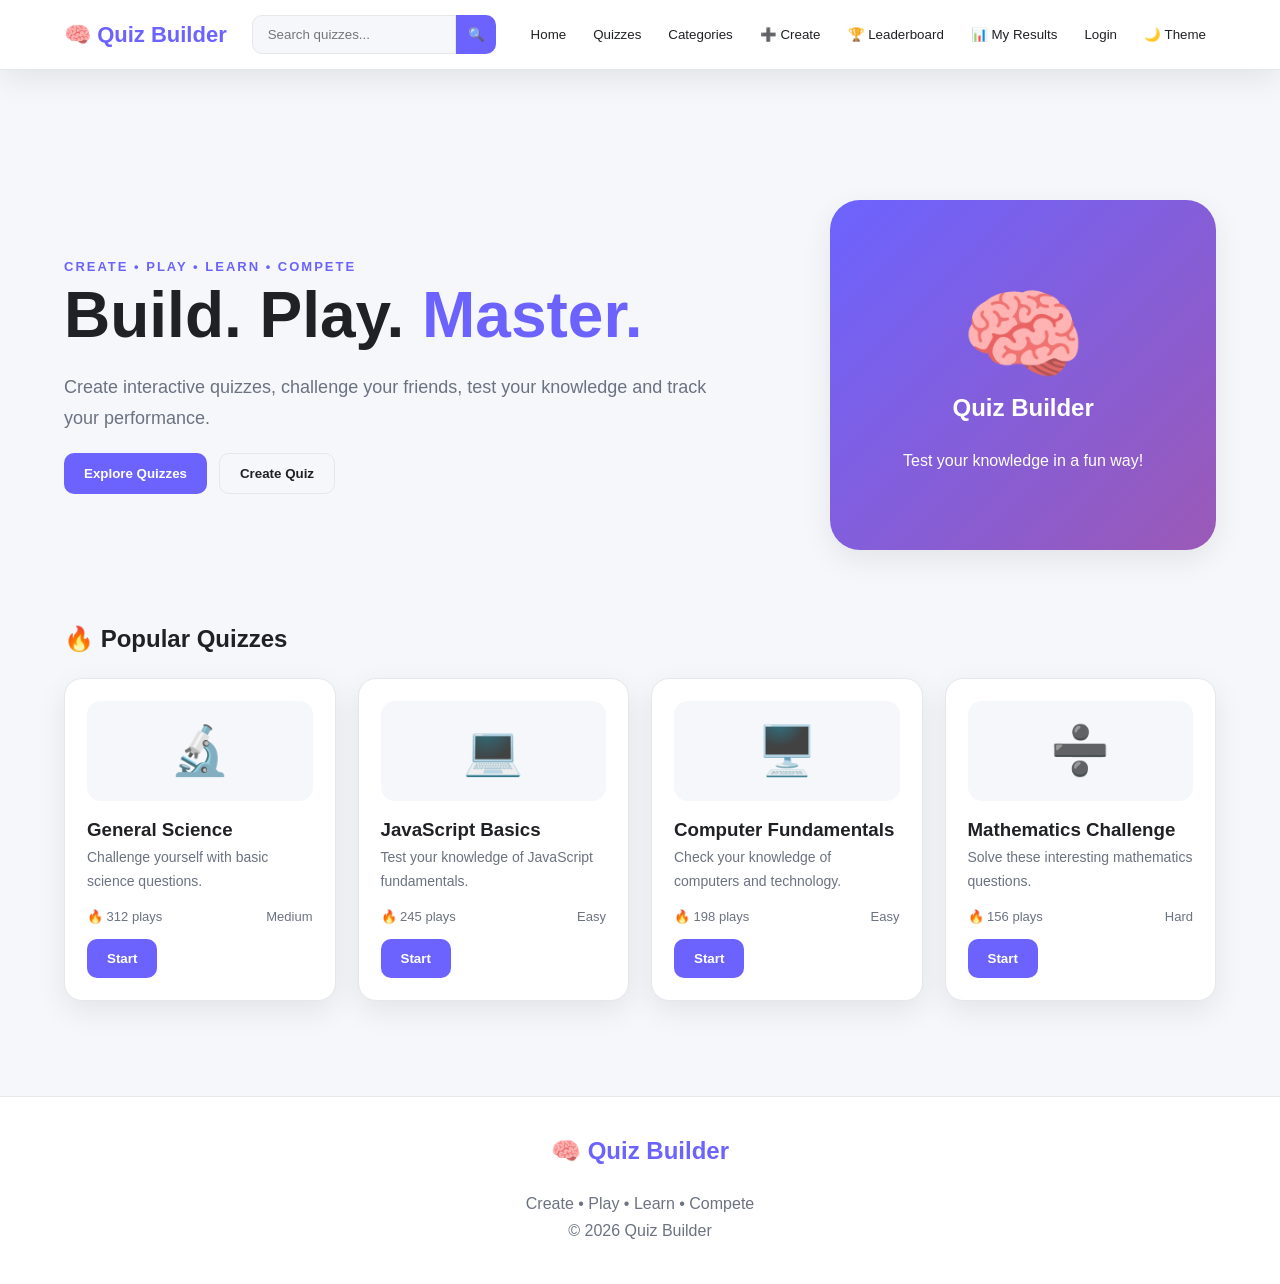
<file: index.html>
<!DOCTYPE html>
<html lang="en">
<head>
    <meta charset="UTF-8">
    <meta name="viewport" content="width=device-width, initial-scale=1.0">
    <title>QuizBuilder</title>
</head>
<body>

    <script>
        window.location.href = "user.html";
    </script>

</body>
</html>
</file>
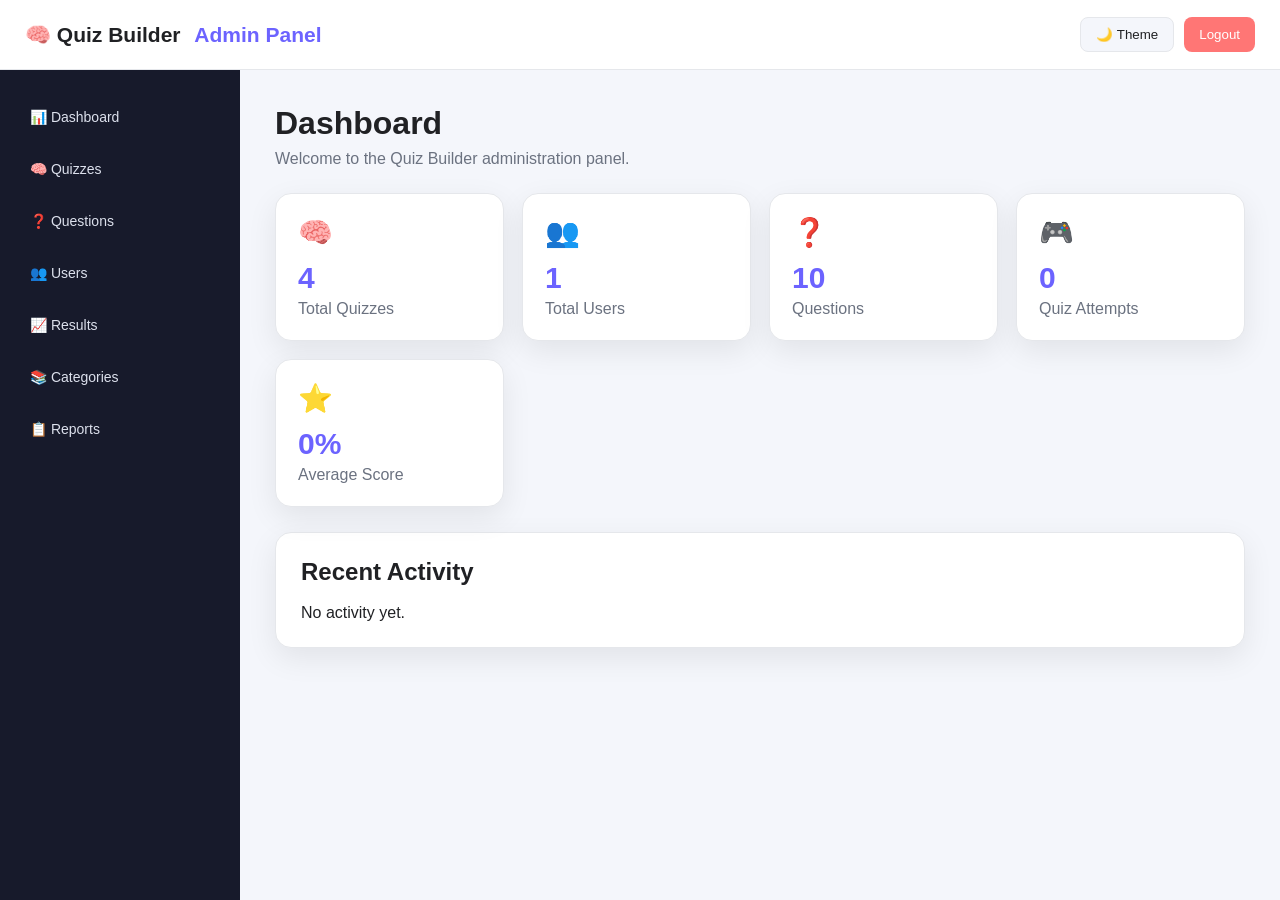
<file: admin.html>
<!DOCTYPE html>
<html lang="en">

<head>

    <meta charset="UTF-8">

    <meta
        name="viewport"
        content="width=device-width, initial-scale=1.0">

    <title>Quiz Builder | Admin</title>

    <link rel="stylesheet" href="admin.css">

</head>

<body>

<header class="admin-header">

    <div class="admin-logo">
        🧠 Quiz Builder
        <span>Admin Panel</span>
    </div>

    <div class="header-actions">

        <button onclick="toggleAdminTheme()">
            🌙 Theme
        </button>

        <button onclick="logoutAdmin()">
            Logout
        </button>

    </div>

</header>


<div class="layout">

    <aside class="sidebar">

        <button onclick="showAdminSection('dashboard')">
            📊 Dashboard
        </button>

        <button onclick="showAdminSection('quizzes')">
            🧠 Quizzes
        </button>

        <button onclick="showAdminSection('questions')">
            ❓ Questions
        </button>

        <button onclick="showAdminSection('users')">
            👥 Users
        </button>

        <button onclick="showAdminSection('results')">
            📈 Results
        </button>

        <button onclick="showAdminSection('categories')">
            📚 Categories
        </button>

        <button onclick="showAdminSection('reports')">
            📋 Reports
        </button>

    </aside>


    <main>

        <!-- DASHBOARD -->

        <section id="dashboard" class="admin-section active">

            <h1>Dashboard</h1>

            <p class="subtitle">
                Welcome to the Quiz Builder administration panel.
            </p>

            <div class="stats">

                <div class="stat-card">
                    <span>🧠</span>
                    <b id="quizCount">0</b>
                    <p>Total Quizzes</p>
                </div>

                <div class="stat-card">
                    <span>👥</span>
                    <b id="userCount">0</b>
                    <p>Total Users</p>
                </div>

                <div class="stat-card">
                    <span>❓</span>
                    <b id="questionCount">0</b>
                    <p>Questions</p>
                </div>

                <div class="stat-card">
                    <span>🎮</span>
                    <b id="playCount">0</b>
                    <p>Quiz Attempts</p>
                </div>

                <div class="stat-card">
                    <span>⭐</span>
                    <b id="averageScore">0%</b>
                    <p>Average Score</p>
                </div>

            </div>


            <div class="panel">

                <h2>Recent Activity</h2>

                <div id="recentActivity"></div>

            </div>

        </section>


        <!-- QUIZZES -->

        <section id="quizzes" class="admin-section">

            <div class="section-title">

                <div>
                    <h1>Quiz Management</h1>
                    <p>Manage all quizzes.</p>
                </div>

                <button
                    class="primary"
                    onclick="openQuizModal()">
                    + Add Quiz
                </button>

            </div>

            <div class="panel">

                <div class="search-admin">

                    <input
                        id="adminQuizSearch"
                        placeholder="Search quizzes..."
                        oninput="renderAdminQuizzes()">

                </div>

                <div id="quizTable"></div>

            </div>

        </section>


        <!-- QUESTIONS -->

        <section id="questions" class="admin-section">

            <h1>Question Management</h1>

            <div class="panel">

                <div id="questionTable"></div>

            </div>

        </section>


        <!-- USERS -->

        <section id="users" class="admin-section">

            <h1>User Management</h1>

            <div class="panel">

                <div id="usersTable"></div>

            </div>

        </section>


        <!-- RESULTS -->

        <section id="results" class="admin-section">

            <h1>Quiz Results</h1>

            <div class="panel">

                <div id="resultsTable"></div>

            </div>

        </section>


        <!-- CATEGORIES -->

        <section id="categories" class="admin-section">

            <h1>Category Management</h1>

            <div class="panel">

                <div class="add-row">

                    <input
                        id="newCategory"
                        placeholder="Enter category">

                    <button
                        class="primary"
                        onclick="addCategory()">
                        Add Category
                    </button>

                </div>

                <div id="categoryList"></div>

            </div>

        </section>


        <!-- REPORTS -->

        <section id="reports" class="admin-section">

            <h1>📋 Quiz Reports</h1>

            <div class="report-grid">

                <div class="report-card">

                    <h3>Most Popular Quiz</h3>

                    <b id="popularQuiz">-</b>

                </div>

                <div class="report-card">

                    <h3>Highest Score</h3>

                    <b id="highestScore">0%</b>

                </div>

                <div class="report-card">

                    <h3>Total Attempts</h3>

                    <b id="totalAttempts">0</b>

                </div>

            </div>

            <div class="panel">

                <h2>Performance Overview</h2>

                <div id="performanceBars"></div>

            </div>

        </section>

    </main>

</div>


<!-- QUIZ MODAL -->

<div id="quizModal" class="modal">

    <div class="modal-content">

        <button
            class="close"
            onclick="closeQuizModal()">
            ×
        </button>

        <h2 id="modalTitle">Add Quiz</h2>

        <input
            id="adminQuizTitle"
            placeholder="Quiz title">

        <textarea
            id="adminQuizDescription"
            placeholder="Quiz description">
        </textarea>

        <select id="adminQuizCategory">
            <option>Programming</option>
            <option>Science</option>
            <option>Mathematics</option>
            <option>Technology</option>
            <option>General Knowledge</option>
            <option>History</option>
        </select>

        <select id="adminQuizDifficulty">
            <option>Easy</option>
            <option>Medium</option>
            <option>Hard</option>
        </select>

        <input
            id="adminQuizTime"
            type="number"
            value="60"
            placeholder="Time">

        <button
            class="primary"
            onclick="saveAdminQuiz()">
            Save Quiz
        </button>

        <p id="modalMessage"></p>

    </div>

</div>


<script src="admin.js"></script>

</body>
</html>
</file>
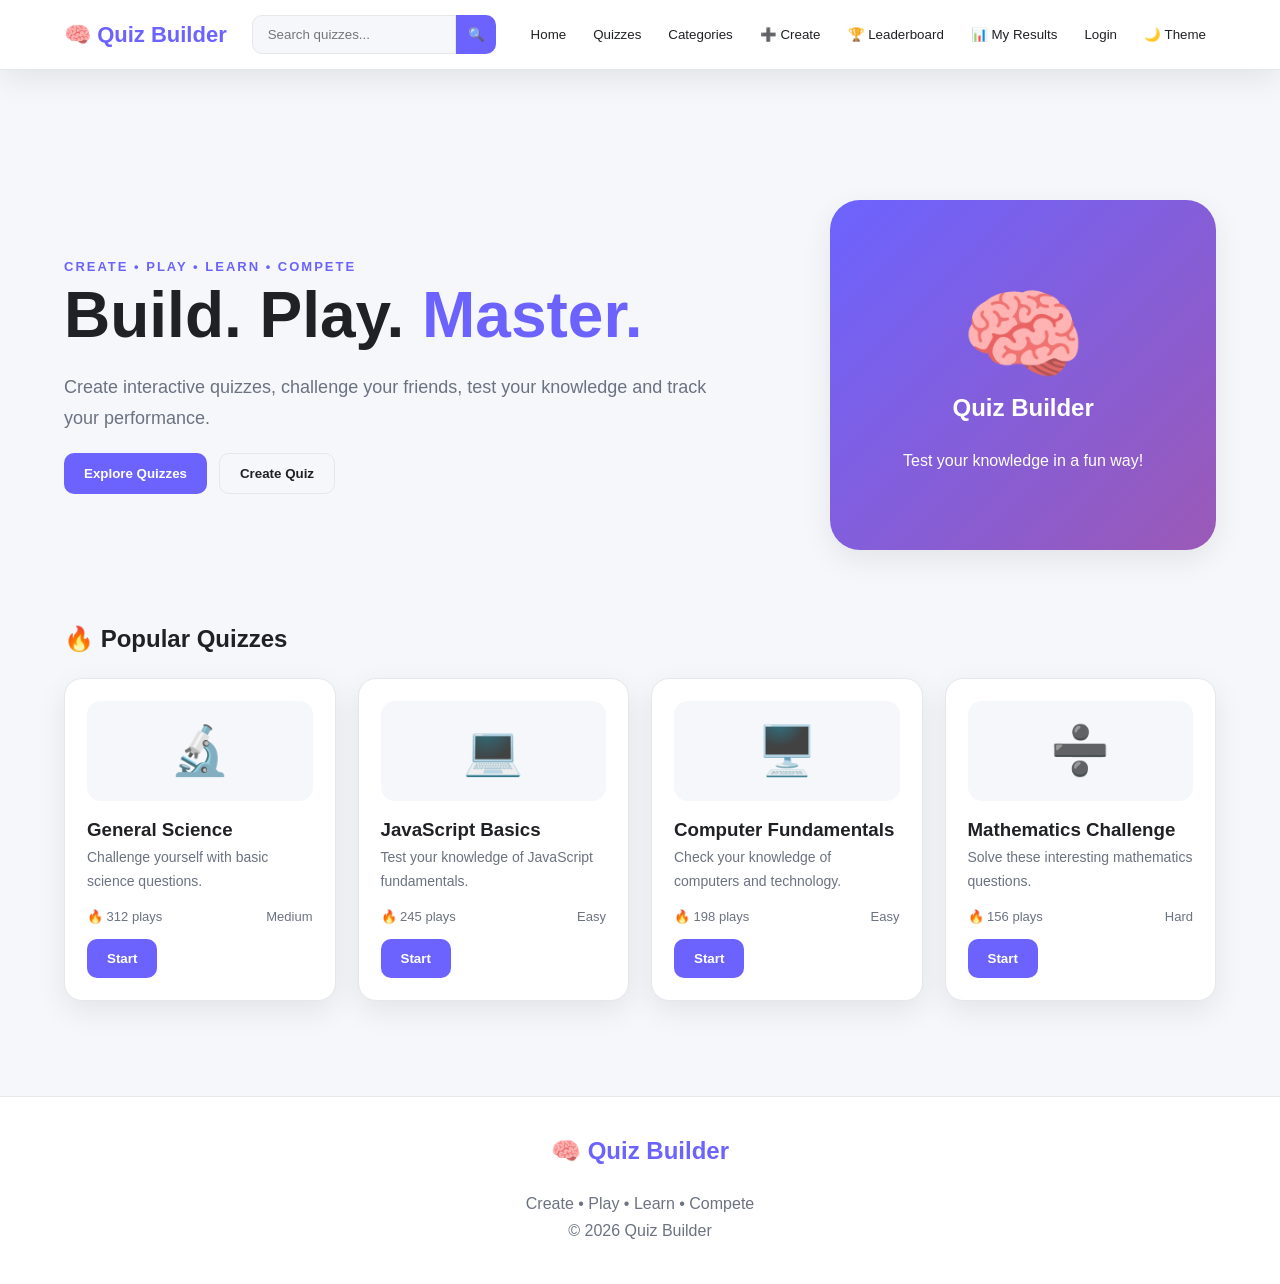
<file: user.html>
<!DOCTYPE html>
<html lang="en">
<head>
    <meta charset="UTF-8">
    <meta name="viewport" content="width=device-width, initial-scale=1.0">
    <title>Quiz Builder | User</title>
    <link rel="stylesheet" href="user.css">
</head>

<body>

<header class="header">
    <div class="logo">
        🧠 <span>Quiz Builder</span>
    </div>

    <div class="search-box">
        <input id="searchInput" type="text" placeholder="Search quizzes...">
        <button onclick="searchQuizzes()">🔍</button>
    </div>

    <button class="menu-btn" onclick="toggleMenu()">☰</button>

    <nav id="navigation">
        <button onclick="showSection('home')">Home</button>
        <button onclick="showSection('quizzes')">Quizzes</button>
        <button onclick="showSection('categories')">Categories</button>
        <button onclick="showSection('create')">➕ Create</button>
        <button onclick="showSection('leaderboard')">🏆 Leaderboard</button>
        <button onclick="showSection('results')">📊 My Results</button>
        <button onclick="showSection('login')">Login</button>
        <button onclick="toggleTheme()">🌙 Theme</button>
    </nav>
</header>

<main>

<!-- HOME -->
<section id="home" class="section active">

    <div class="hero">
        <div class="hero-content">
            <p class="eyebrow">CREATE • PLAY • LEARN • COMPETE</p>

            <h1>Build. Play. <span>Master.</span></h1>

            <p>
                Create interactive quizzes, challenge your friends,
                test your knowledge and track your performance.
            </p>

            <div class="hero-buttons">
                <button class="primary" onclick="showSection('quizzes')">
                    Explore Quizzes
                </button>

                <button class="secondary" onclick="showSection('create')">
                    Create Quiz
                </button>
            </div>
        </div>

        <div class="hero-card">
            <div class="brain">🧠</div>
            <h2>Quiz Builder</h2>
            <p>Test your knowledge in a fun way!</p>
        </div>
    </div>

    <h2>🔥 Popular Quizzes</h2>
    <div id="popularQuizzes" class="quiz-grid"></div>

</section>


<!-- QUIZZES -->
<section id="quizzes" class="section">

    <div class="section-heading">
        <div>
            <p class="eyebrow">EXPLORE</p>
            <h2>Available Quizzes</h2>
        </div>

        <select id="difficultyFilter" onchange="filterQuizzes()">
            <option value="All">All Difficulty</option>
            <option value="Easy">Easy</option>
            <option value="Medium">Medium</option>
            <option value="Hard">Hard</option>
        </select>
    </div>

    <div class="filter-row">
        <button onclick="filterCategory('All')">All</button>
        <button onclick="filterCategory('Programming')">Programming</button>
        <button onclick="filterCategory('Science')">Science</button>
        <button onclick="filterCategory('General Knowledge')">General Knowledge</button>
        <button onclick="filterCategory('Mathematics')">Mathematics</button>
        <button onclick="filterCategory('Technology')">Technology</button>
    </div>

    <div id="quizContainer" class="quiz-grid"></div>

</section>


<!-- CATEGORIES -->
<section id="categories" class="section">

    <h2>📚 Quiz Categories</h2>

    <div class="category-grid">

        <button onclick="filterCategory('Programming')">
            💻 <span>Programming</span>
        </button>

        <button onclick="filterCategory('Science')">
            🔬 <span>Science</span>
        </button>

        <button onclick="filterCategory('Mathematics')">
            ➗ <span>Mathematics</span>
        </button>

        <button onclick="filterCategory('Technology')">
            🤖 <span>Technology</span>
        </button>

        <button onclick="filterCategory('General Knowledge')">
            🌎 <span>General Knowledge</span>
        </button>

        <button onclick="filterCategory('History')">
            🏛️ <span>History</span>
        </button>

    </div>

</section>


<!-- QUIZ DETAILS -->
<section id="quizDetails" class="section">

    <div id="quizDetailContainer"></div>

</section>


<!-- PLAY QUIZ -->
<section id="playQuiz" class="section">

    <div class="quiz-player">

        <div class="quiz-top">

            <div>
                <span id="playQuizTitle">Quiz</span>
            </div>

            <div class="timer">
                ⏱️ <span id="timer">60</span>s
            </div>

        </div>

        <div class="progress-container">
            <div id="progressBar"></div>
        </div>

        <div class="question-number">
            Question <span id="questionNumber">1</span>
        </div>

        <h2 id="questionText">Question</h2>

        <div id="answerContainer"></div>

        <div class="quiz-navigation">

            <button class="secondary" onclick="previousQuestion()">
                ← Previous
            </button>

            <button class="primary" id="nextButton" onclick="nextQuestion()">
                Next →
            </button>

        </div>

    </div>

</section>


<!-- RESULT -->
<section id="quizResult" class="section">

    <div class="result-card">

        <div class="result-icon">🎉</div>

        <h1>Quiz Completed!</h1>

        <p id="resultMessage"></p>

        <div class="score-circle">
            <span id="finalScore">0%</span>
        </div>

        <div class="result-stats">

            <div>
                <b id="correctAnswers">0</b>
                <span>Correct</span>
            </div>

            <div>
                <b id="wrongAnswers">0</b>
                <span>Wrong</span>
            </div>

            <div>
                <b id="totalQuestions">0</b>
                <span>Total</span>
            </div>

        </div>

        <button class="primary" onclick="showSection('quizzes')">
            Try Another Quiz
        </button>

    </div>

</section>


<!-- CREATE QUIZ -->
<section id="create" class="section">

    <div class="form-box">

        <p class="eyebrow">QUIZ BUILDER</p>

        <h2>➕ Create Your Quiz</h2>

        <input id="quizTitle" placeholder="Quiz title">

        <textarea
            id="quizDescription"
            placeholder="Quiz description">
        </textarea>

        <select id="quizCategory">
            <option>Programming</option>
            <option>Science</option>
            <option>Mathematics</option>
            <option>Technology</option>
            <option>General Knowledge</option>
            <option>History</option>
        </select>

        <select id="quizDifficulty">
            <option>Easy</option>
            <option>Medium</option>
            <option>Hard</option>
        </select>

        <input
            id="quizTime"
            type="number"
            placeholder="Time per quiz in seconds"
            value="60">

        <label class="check-label">
            <input id="randomizeQuestions" type="checkbox">
            Randomize questions
        </label>

        <h3>Questions</h3>

        <div id="questionBuilder"></div>

        <button class="secondary" onclick="addQuestionField()">
            + Add Question
        </button>

        <button class="primary" onclick="createQuiz()">
            Create Quiz
        </button>

        <p id="createMessage"></p>

    </div>

</section>


<!-- LEADERBOARD -->
<section id="leaderboard" class="section">

    <h2>🏆 Global Leaderboard</h2>

    <div class="leaderboard-card">

        <table>

            <thead>
                <tr>
                    <th>Rank</th>
                    <th>User</th>
                    <th>Quiz</th>
                    <th>Score</th>
                    <th>Date</th>
                </tr>
            </thead>

            <tbody id="leaderboardBody"></tbody>

        </table>

    </div>

</section>


<!-- RESULTS -->
<section id="results" class="section">

    <h2>📊 My Results</h2>

    <div id="myResults" class="results-grid"></div>

</section>


<!-- LOGIN -->
<section id="login" class="section">

    <div class="form-box small">

        <h2>👤 User Login</h2>

        <input id="loginEmail" type="email" placeholder="Email">

        <input id="loginPassword" type="password" placeholder="Password">

        <button class="primary" onclick="loginUser()">
            Login
        </button>

        <p id="loginMessage"></p>

        <p class="demo">
            Demo: user@gmail.com / 123456
        </p>

        <p>
            Don't have an account?
            <a href="#" onclick="showSection('register')">
                Register
            </a>
        </p>

    </div>

</section>


<!-- REGISTER -->
<section id="register" class="section">

    <div class="form-box small">

        <h2>📝 Create Account</h2>

        <input id="registerName" placeholder="Full name">

        <input id="registerEmail" type="email" placeholder="Email">

        <input
            id="registerPassword"
            type="password"
            placeholder="Password">

        <input
            id="confirmPassword"
            type="password"
            placeholder="Confirm password">

        <button class="primary" onclick="registerUser()">
            Register
        </button>

        <p id="registerMessage"></p>

    </div>

</section>

</main>


<footer>

    <h2>🧠 Quiz Builder</h2>

    <p>Create • Play • Learn • Compete</p>

    <p>© 2026 Quiz Builder</p>

</footer>


<script src="user.js"></script>

</body>
</html>
</file>
<file: admin.css>
* {
    box-sizing: border-box;
    margin: 0;
    padding: 0;
}

:root {
    --primary: #6c63ff;
    --secondary: #00b894;
    --danger: #ff7675;
    --bg: #f4f6fb;
    --card: #ffffff;
    --text: #202124;
    --muted: #6b7280;
    --border: #e5e7eb;
    --sidebar: #171a2b;
    --shadow: 0 10px 30px rgba(0,0,0,.08);
}

body.dark {
    --bg: #0e1118;
    --card: #181c27;
    --text: #f5f7ff;
    --muted: #a8afbf;
    --border: #303646;
    --sidebar: #0a0c12;
    --shadow: 0 10px 30px rgba(0,0,0,.3);
}

body {
    font-family: "Segoe UI", Arial, sans-serif;
    background: var(--bg);
    color: var(--text);
    transition: .3s;
}

/* HEADER */

.admin-header {
    height: 70px;
    display: flex;
    align-items: center;
    justify-content: space-between;
    padding: 0 25px;
    background: var(--card);
    border-bottom: 1px solid var(--border);
    position: sticky;
    top: 0;
    z-index: 100;
}

.admin-logo {
    font-size: 21px;
    font-weight: 800;
}

.admin-logo span {
    color: var(--primary);
    margin-left: 8px;
}

.header-actions {
    display: flex;
    gap: 10px;
}

.header-actions button {
    padding: 9px 15px;
    border: 1px solid var(--border);
    background: var(--bg);
    color: var(--text);
    border-radius: 8px;
    cursor: pointer;
}

.header-actions button:last-child {
    background: var(--danger);
    color: white;
    border: none;
}

/* LAYOUT */

.layout {
    display: grid;
    grid-template-columns: 240px 1fr;
    min-height: calc(100vh - 70px);
}

/* SIDEBAR */

.sidebar {
    background: var(--sidebar);
    padding: 25px 15px;
}

.sidebar button {
    width: 100%;
    padding: 14px 15px;
    margin-bottom: 8px;
    border: none;
    border-radius: 9px;
    text-align: left;
    background: transparent;
    color: #dce0ec;
    cursor: pointer;
    font-size: 14px;
}

.sidebar button:hover {
    background: var(--primary);
    color: white;
}

/* MAIN */

main {
    padding: 35px;
    max-width: 1500px;
    width: 100%;
}

.admin-section {
    display: none;
    animation: fade .3s ease;
}

.admin-section.active {
    display: block;
}

@keyframes fade {
    from {
        opacity: 0;
        transform: translateY(10px);
    }

    to {
        opacity: 1;
        transform: translateY(0);
    }
}

h1 {
    font-size: 32px;
    margin-bottom: 8px;
}

h2 {
    margin-bottom: 18px;
}

.subtitle,
.section-title p {
    color: var(--muted);
    margin-bottom: 25px;
}

/* STATS */

.stats {
    display: grid;
    grid-template-columns: repeat(auto-fit, minmax(180px, 1fr));
    gap: 18px;
    margin: 25px 0;
}

.stat-card {
    background: var(--card);
    border: 1px solid var(--border);
    border-radius: 16px;
    padding: 22px;
    box-shadow: var(--shadow);
}

.stat-card span {
    font-size: 28px;
    display: block;
    margin-bottom: 12px;
}

.stat-card b {
    display: block;
    font-size: 30px;
    color: var(--primary);
}

.stat-card p {
    color: var(--muted);
    margin-top: 5px;
}

/* PANEL */

.panel {
    background: var(--card);
    border: 1px solid var(--border);
    border-radius: 16px;
    padding: 25px;
    box-shadow: var(--shadow);
    margin-top: 20px;
}

/* SECTION TITLE */

.section-title {
    display: flex;
    align-items: center;
    justify-content: space-between;
}

/* BUTTON */

.primary,
.secondary,
.danger {
    padding: 10px 16px;
    border-radius: 8px;
    border: none;
    cursor: pointer;
    font-weight: 700;
}

.primary {
    background: var(--primary);
    color: white;
}

.secondary {
    background: var(--bg);
    color: var(--text);
    border: 1px solid var(--border);
}

.danger {
    background: var(--danger);
    color: white;
}

/* SEARCH */

.search-admin input {
    width: 100%;
    padding: 13px;
    border-radius: 9px;
    border: 1px solid var(--border);
    background: var(--bg);
    color: var(--text);
    margin-bottom: 20px;
}

/* TABLE */

.table-wrapper {
    overflow-x: auto;
}

table {
    width: 100%;
    border-collapse: collapse;
}

th,
td {
    padding: 14px;
    border-bottom: 1px solid var(--border);
    text-align: left;
}

th {
    color: var(--primary);
    font-size: 14px;
}

td {
    color: var(--text);
}

.action-buttons {
    display: flex;
    gap: 7px;
}

/* CATEGORY */

.add-row {
    display: flex;
    gap: 10px;
    margin-bottom: 20px;
}

.add-row input {
    flex: 1;
    padding: 12px;
    border-radius: 8px;
    border: 1px solid var(--border);
    background: var(--bg);
    color: var(--text);
}

.category-admin {
    display: flex;
    justify-content: space-between;
    padding: 15px;
    border-bottom: 1px solid var(--border);
}

/* REPORTS */

.report-grid {
    display: grid;
    grid-template-columns: repeat(3,1fr);
    gap: 20px;
}

.report-card {
    background: var(--card);
    border: 1px solid var(--border);
    padding: 25px;
    border-radius: 15px;
    box-shadow: var(--shadow);
}

.report-card h3 {
    color: var(--muted);
    margin-bottom: 15px;
}

.report-card b {
    font-size: 28px;
    color: var(--primary);
}

/* BARS */

.performance-row {
    margin: 20px 0;
}

.performance-label {
    display: flex;
    justify-content: space-between;
    margin-bottom: 7px;
}

.bar-background {
    height: 12px;
    background: var(--bg);
    border-radius: 20px;
    overflow: hidden;
}

.bar-fill {
    height: 100%;
    background: var(--primary);
    border-radius: 20px;
}

/* MODAL */

.modal {
    display: none;
    position: fixed;
    inset: 0;
    background: rgba(0,0,0,.65);
    align-items: center;
    justify-content: center;
    z-index: 1000;
    padding: 20px;
}

.modal.show {
    display: flex;
}

.modal-content {
    width: 100%;
    max-width: 550px;
    background: var(--card);
    padding: 30px;
    border-radius: 18px;
    position: relative;
    box-shadow: var(--shadow);
}

.modal-content input,
.modal-content textarea,
.modal-content select {
    width: 100%;
    padding: 13px;
    margin: 7px 0;
    border-radius: 8px;
    border: 1px solid var(--border);
    background: var(--bg);
    color: var(--text);
}

.modal-content textarea {
    min-height: 100px;
}

.modal-content .primary {
    margin-top: 10px;
}

.close {
    position: absolute;
    right: 18px;
    top: 15px;
    border: none;
    background: transparent;
    color: var(--text);
    font-size: 28px;
    cursor: pointer;
}

/* ACTIVITY */

.activity {
    padding: 13px 0;
    border-bottom: 1px solid var(--border);
}

.activity span {
    color: var(--muted);
    font-size: 13px;
}

/* MOBILE */

@media(max-width:1000px) {

    .layout {
        grid-template-columns: 1fr;
    }

    .sidebar {
        display: flex;
        overflow-x: auto;
        gap: 5px;
    }

    .sidebar button {
        min-width: 150px;
    }

    .stats {
        grid-template-columns: repeat(2,1fr);
    }

    .report-grid {
        grid-template-columns: 1fr;
    }
}

@media(max-width:600px) {

    main {
        padding: 20px;
    }

    .admin-header {
        padding: 0 15px;
    }

    .admin-logo span {
        display: none;
    }

    .stats {
        grid-template-columns: 1fr;
    }

    .section-title {
        display: block;
    }

    .section-title button {
        margin-top: 10px;
    }

    .sidebar {
        padding: 10px;
    }
}
</file>
<file: user.css>
* {
    box-sizing: border-box;
    margin: 0;
    padding: 0;
}

:root {
    --primary: #6c63ff;
    --secondary: #00b894;
    --accent: #ff7675;
    --bg: #f5f7fb;
    --card: #ffffff;
    --text: #202124;
    --muted: #6b7280;
    --border: #e5e7eb;
    --shadow: 0 10px 30px rgba(0,0,0,0.08);
}

body.dark {
    --bg: #10131c;
    --card: #191d29;
    --text: #f5f7ff;
    --muted: #a5adbd;
    --border: #303747;
    --shadow: 0 10px 30px rgba(0,0,0,0.3);
}

body {
    font-family: "Segoe UI", Arial, sans-serif;
    background: var(--bg);
    color: var(--text);
    min-height: 100vh;
    transition: .3s;
}

/* HEADER */

.header {
    position: sticky;
    top: 0;
    z-index: 1000;

    display: flex;
    align-items: center;
    gap: 25px;

    padding: 15px 5%;

    background: var(--card);
    border-bottom: 1px solid var(--border);

    box-shadow: var(--shadow);
}

.logo {
    font-size: 22px;
    font-weight: 800;
    white-space: nowrap;
}

.logo span {
    color: var(--primary);
}

.search-box {
    display: flex;
    flex: 1;
    max-width: 420px;
}

.search-box input {
    width: 100%;
    padding: 11px 15px;
    border: 1px solid var(--border);
    border-radius: 10px 0 0 10px;
    outline: none;
    background: var(--bg);
    color: var(--text);
}

.search-box button {
    width: 48px;
    border: none;
    background: var(--primary);
    color: white;
    border-radius: 0 10px 10px 0;
    cursor: pointer;
}

#navigation {
    margin-left: auto;
    display: flex;
    gap: 7px;
    align-items: center;
}

#navigation button {
    border: none;
    background: transparent;
    color: var(--text);
    padding: 9px 10px;
    cursor: pointer;
    border-radius: 8px;
}

#navigation button:hover {
    background: var(--primary);
    color: white;
}

.menu-btn {
    display: none;
    border: none;
    background: var(--primary);
    color: white;
    padding: 10px 13px;
    border-radius: 8px;
    cursor: pointer;
}

/* SECTIONS */

main {
    width: 90%;
    max-width: 1250px;
    margin: auto;
}

.section {
    display: none;
    padding: 55px 0;
    min-height: 70vh;
    animation: fade .4s ease;
}

.section.active {
    display: block;
}

@keyframes fade {
    from {
        opacity: 0;
        transform: translateY(12px);
    }

    to {
        opacity: 1;
        transform: translateY(0);
    }
}

h1 {
    font-size: clamp(36px, 5vw, 64px);
}

h2 {
    margin-bottom: 25px;
}

h3 {
    margin: 20px 0 10px;
}

p {
    line-height: 1.7;
    color: var(--muted);
}

.eyebrow {
    color: var(--primary);
    font-weight: 800;
    letter-spacing: 2px;
    font-size: 13px;
}

/* HERO */

.hero {
    min-height: 500px;
    display: grid;
    grid-template-columns: 1.3fr .7fr;
    align-items: center;
    gap: 50px;
}

.hero h1 span {
    color: var(--primary);
}

.hero-content > p:not(.eyebrow) {
    max-width: 650px;
    margin: 20px 0;
    font-size: 18px;
}

.hero-buttons {
    display: flex;
    gap: 12px;
}

.hero-card {
    min-height: 350px;
    border-radius: 30px;
    background: linear-gradient(135deg, #6c63ff, #9b59b6);
    color: white;
    display: flex;
    flex-direction: column;
    justify-content: center;
    align-items: center;
    box-shadow: var(--shadow);
    text-align: center;
}

.hero-card p {
    color: white;
}

.brain {
    font-size: 100px;
    animation: float 3s infinite ease-in-out;
}

@keyframes float {
    50% {
        transform: translateY(-15px);
    }
}

/* BUTTONS */

.primary,
.secondary {
    border: none;
    padding: 12px 20px;
    border-radius: 10px;
    cursor: pointer;
    font-weight: 700;
    transition: .2s;
}

.primary {
    background: var(--primary);
    color: white;
}

.secondary {
    background: var(--bg);
    color: var(--text);
    border: 1px solid var(--border);
}

.primary:hover,
.secondary:hover {
    transform: translateY(-2px);
    opacity: .9;
}

/* QUIZ GRID */

.quiz-grid {
    display: grid;
    grid-template-columns: repeat(auto-fill, minmax(260px, 1fr));
    gap: 22px;
}

.quiz-card {
    background: var(--card);
    border: 1px solid var(--border);
    border-radius: 18px;
    padding: 22px;
    box-shadow: var(--shadow);
    transition: .25s;
}

.quiz-card:hover {
    transform: translateY(-6px);
}

.quiz-icon {
    height: 100px;
    display: flex;
    align-items: center;
    justify-content: center;
    font-size: 48px;
    border-radius: 14px;
    background: var(--bg);
    margin-bottom: 18px;
}

.quiz-card h3 {
    margin: 5px 0;
}

.quiz-card p {
    font-size: 14px;
    margin-bottom: 15px;
}

.quiz-meta {
    display: flex;
    justify-content: space-between;
    margin: 15px 0;
    font-size: 13px;
    color: var(--muted);
}

/* FILTER */

.section-heading {
    display: flex;
    justify-content: space-between;
    align-items: center;
}

.section-heading select,
.filter-row button {
    padding: 10px 15px;
    border: 1px solid var(--border);
    border-radius: 9px;
    background: var(--card);
    color: var(--text);
}

.filter-row {
    display: flex;
    gap: 10px;
    flex-wrap: wrap;
    margin-bottom: 25px;
}

.filter-row button {
    cursor: pointer;
}

.filter-row button:hover {
    background: var(--primary);
    color: white;
}

/* CATEGORIES */

.category-grid {
    display: grid;
    grid-template-columns: repeat(auto-fit, minmax(180px, 1fr));
    gap: 20px;
}

.category-grid button {
    padding: 30px 15px;
    border: 1px solid var(--border);
    border-radius: 18px;
    background: var(--card);
    color: var(--text);
    cursor: pointer;
    font-size: 28px;
    box-shadow: var(--shadow);
}

.category-grid span {
    display: block;
    font-size: 15px;
    margin-top: 10px;
}

.category-grid button:hover {
    transform: translateY(-5px);
    border-color: var(--primary);
}

/* FORM */

.form-box {
    background: var(--card);
    max-width: 800px;
    margin: auto;
    padding: 35px;
    border-radius: 20px;
    box-shadow: var(--shadow);
    border: 1px solid var(--border);
}

.form-box.small {
    max-width: 480px;
}

.form-box input,
.form-box textarea,
.form-box select {
    width: 100%;
    padding: 13px;
    margin: 8px 0;
    border: 1px solid var(--border);
    border-radius: 9px;
    outline: none;
    background: var(--bg);
    color: var(--text);
}

.form-box textarea {
    min-height: 100px;
    resize: vertical;
}

.form-box > button {
    margin-top: 12px;
}

.check-label {
    display: block;
    margin: 15px 0;
}

.check-label input {
    width: auto;
}

/* QUESTION BUILDER */

.question-builder {
    border: 1px solid var(--border);
    padding: 20px;
    border-radius: 15px;
    margin: 15px 0;
}

.question-builder input,
.question-builder select {
    margin: 5px 0;
}

/* PLAY QUIZ */

.quiz-player {
    max-width: 850px;
    margin: auto;
    background: var(--card);
    padding: 35px;
    border-radius: 20px;
    box-shadow: var(--shadow);
}

.quiz-top {
    display: flex;
    justify-content: space-between;
    margin-bottom: 20px;
    font-weight: 700;
}

.timer {
    color: var(--accent);
}

.progress-container {
    height: 8px;
    background: var(--bg);
    border-radius: 20px;
    overflow: hidden;
    margin-bottom: 30px;
}

#progressBar {
    height: 100%;
    width: 0;
    background: var(--primary);
    transition: .3s;
}

.question-number {
    color: var(--primary);
    font-weight: bold;
    margin-bottom: 12px;
}

#answerContainer {
    margin: 25px 0;
}

.answer-option {
    display: block;
    padding: 16px;
    margin: 10px 0;
    border: 1px solid var(--border);
    border-radius: 12px;
    cursor: pointer;
    transition: .2s;
}

.answer-option:hover {
    border-color: var(--primary);
    background: rgba(108,99,255,.08);
}

.answer-option input {
    margin-right: 10px;
}

.open-answer {
    width: 100%;
    min-height: 130px;
    padding: 15px;
    border-radius: 10px;
    border: 1px solid var(--border);
    background: var(--bg);
    color: var(--text);
}

.quiz-navigation {
    display: flex;
    justify-content: space-between;
}

/* RESULT */

.result-card {
    max-width: 600px;
    margin: auto;
    text-align: center;
    background: var(--card);
    padding: 40px;
    border-radius: 25px;
    box-shadow: var(--shadow);
}

.result-icon {
    font-size: 65px;
}

.score-circle {
    width: 170px;
    height: 170px;
    border-radius: 50%;
    border: 12px solid var(--primary);
    margin: 30px auto;
    display: flex;
    justify-content: center;
    align-items: center;
}

.score-circle span {
    font-size: 35px;
    font-weight: 800;
}

.result-stats {
    display: grid;
    grid-template-columns: repeat(3,1fr);
    gap: 10px;
    margin-bottom: 30px;
}

.result-stats div {
    padding: 15px;
    background: var(--bg);
    border-radius: 12px;
}

.result-stats b,
.result-stats span {
    display: block;
}

.result-stats b {
    font-size: 25px;
}

/* TABLE */

.leaderboard-card {
    background: var(--card);
    padding: 20px;
    border-radius: 18px;
    overflow-x: auto;
    box-shadow: var(--shadow);
}

table {
    width: 100%;
    border-collapse: collapse;
}

th,
td {
    padding: 14px;
    border-bottom: 1px solid var(--border);
    text-align: left;
}

th {
    color: var(--primary);
}

/* RESULTS */

.results-grid {
    display: grid;
    grid-template-columns: repeat(auto-fit,minmax(260px,1fr));
    gap: 20px;
}

.result-item {
    background: var(--card);
    padding: 22px;
    border-radius: 15px;
    border: 1px solid var(--border);
}

/* FOOTER */

footer {
    text-align: center;
    padding: 40px 20px;
    margin-top: 40px;
    background: var(--card);
    border-top: 1px solid var(--border);
}

footer h2 {
    color: var(--primary);
}

/* MOBILE */

@media(max-width:1000px) {

    #navigation {
        display: none;
        position: absolute;
        top: 70px;
        left: 5%;
        right: 5%;
        background: var(--card);
        padding: 15px;
        border-radius: 15px;
        box-shadow: var(--shadow);
        flex-direction: column;
    }

    #navigation.open {
        display: flex;
    }

    #navigation button {
        width: 100%;
        text-align: left;
    }

    .menu-btn {
        display: block;
    }

    .hero {
        grid-template-columns: 1fr;
    }

    .search-box {
        display: none;
    }
}

@media(max-width:600px) {

    .section {
        padding: 35px 0;
    }

    .hero-card {
        min-height: 250px;
    }

    .result-stats {
        grid-template-columns: 1fr;
    }

    .form-box {
        padding: 22px;
    }

    .quiz-player {
        padding: 22px;
    }
}
</file>
